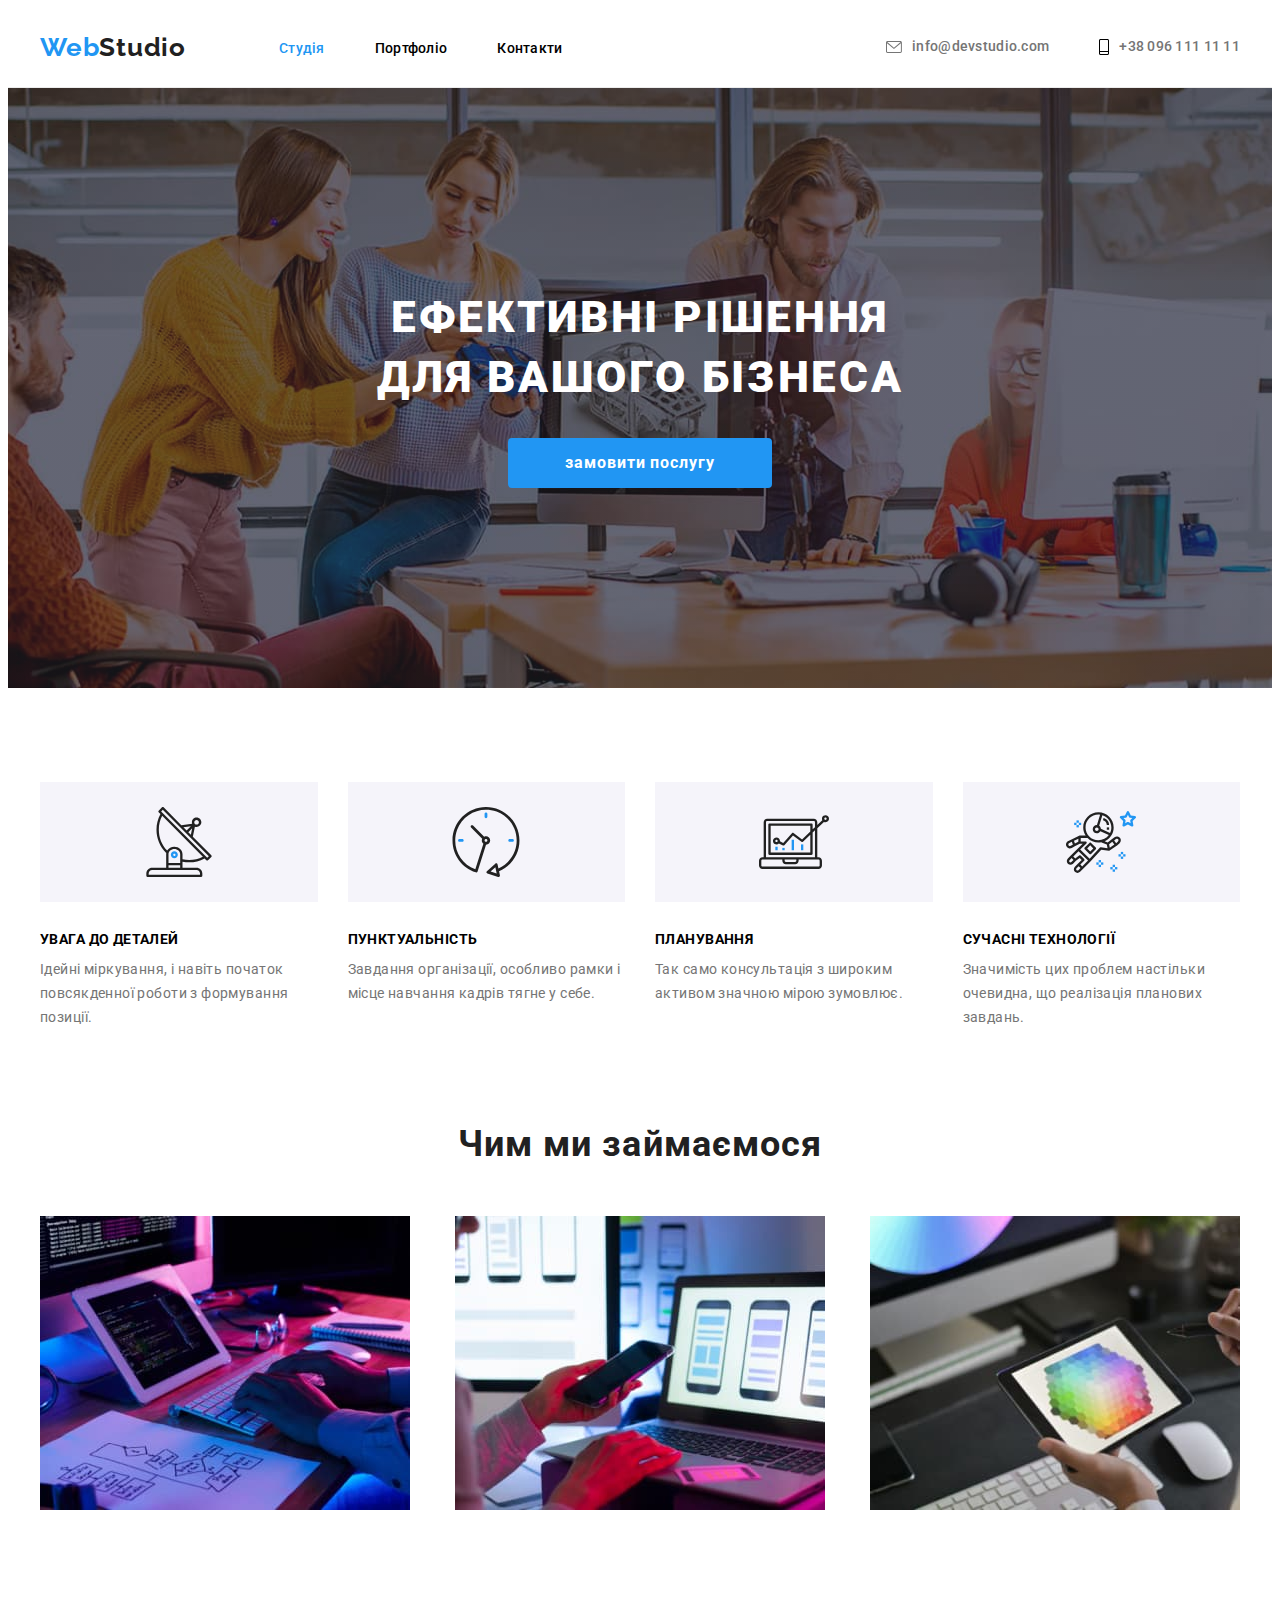
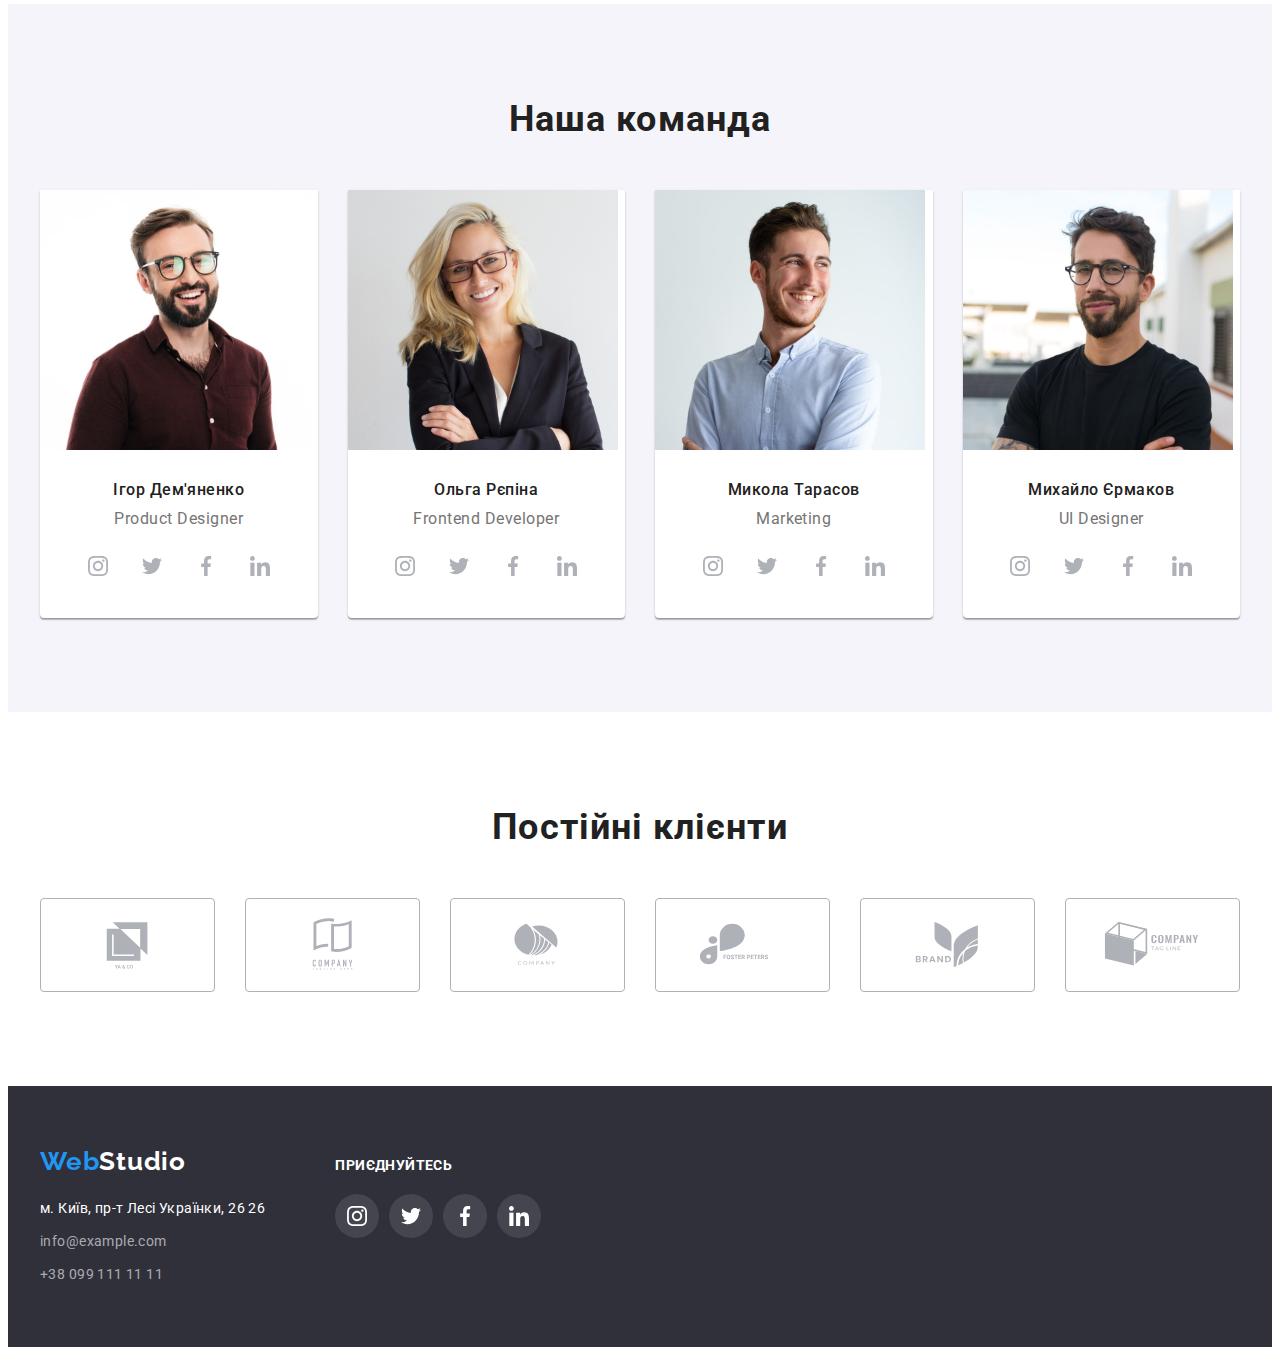
<file: index.html>
<!DOCTYPE html>
<html lang="ua">
  <head>
    <meta charset="UTF-8" />
    <meta http-equiv="X-UA-Compatible" content="IE=edge" />
    <meta name="viewport" content="width=device-width, initial-scale=1.0" />
    <title>Homework</title>
    <link
      href="https://fonts.googleapis.com/css2?family=Raleway:wght@700&family=Roboto:wght@400;500;700;900&display=swap"
      rel="stylesheet"/>
    <link rel="stylesheet" href="https://cdnjs.cloudflare.com/ajax/libs/modern-normalize/1.1.0/modern-normalize.min.css" integrity="sha512-wpPYUAdjBVSE4KJnH1VR1HeZfpl1ub8YT/NKx4PuQ5NmX2tKuGu6U/JRp5y+Y8XG2tV+wKQpNHVUX03MfMFn9Q==" crossorigin="anonymous" referrerpolicy="no-referrer" />
    
    <link rel="stylesheet" href="main.css" />
  </head>
  <body>
    <!-- Шапка сайта -->
    <header class="header">
      <div class="conteiner header-conteiner">
      <a class="logo link" href=""> Web<span class="accent-header">Studio</span></a>
      <nav class="nav-header">
      <ul class="nav-list list">
          <li class="nav-list-item current-link">
          <a class="nav-list-link link" href="./index.html">Студія</a>
          </li>
          <li class="nav-list-item">
          <a class="nav-list-link link" href="./portfolio.html">Портфоліо</a>
          </li>
          <li class="nav-list-item">
          <a class="nav-list-link link" href="#footer">Контакти</a>
          </li>
      </ul>
      </nav>
      <ul class="contact-list list">
          <li class="contact-info-item">
          <a class="contact-mail-header link" href="mailto:info@devstudio.com"> 
              <svg class="icon-mail icon-contact">
              <use href="./images/sprite.img.svg#icon-mail" width="16" height="12"></use>
           </svg> info@devstudio.com </a>
          </li>
          <li class="contact-info-item">
          <a class="contact-tel-header link" href="tel:+380961111111"> 
              <svg class="icon-tel icon-contact">
              <use href="./images/sprite.img.svg#icon-tel" width="10" height="16"></use>
           </svg>+38 096 111 11 11</a>
          </li>
      </ul>
      </div>
  </header>

    
      <!---------------------------------------------рішення для бізнесу ---------------------------------------------->
       <main>
          <!--Головне вікно-->
          <div class="overlay"> 
            <section class="hero">
            <div class="conteiner">
              <h1 class="hero-tittle">
                Ефективні рішення  <br />
                для вашого бізнеса
              </h1>
              <a href="" class="hero-button">замовити послугу</a>
            </div>
            </section>
          </div>
         
          
           

               <!--Особливості комранії-->
                  <section class="section">
                    <div class="conteiner">
                      <h2 class="visually-hidden">НАШІ ПЕРЕВАГИ</h2>
                      <ul class="list benefits-list">
                          <li class="benefits-item">
                              <a class="benefits-icon-link" href="">
                              <svg class="benefits-icon" width="70" height="70">
                                  <use href="./images/sprite.img.svg#icon-antenna"></use>
                              </svg>
                              </a>
                              <h3 class="benefits-heading">УВАГА ДО ДЕТАЛЕЙ</h3>
                              <p class="benefits-text">Ідейні міркування, і навіть початок повсякденної роботи з формування позиції.</p>
                          </li>
                          <li class="benefits-item">
                                   <a class="benefits-icon-link" href="">
                                  <svg class="benefits-icon" width="70" height="70">
                                      <use href="./images/sprite.img.svg#icon-clock"></use>
                                  </svg>
                                  </a>
                              <h3 class="benefits-heading">Пунктуальність</h3>
                              <p class="benefits-text">Завдання організації, особливо рамки і місце навчання кадрів тягне у себе.</p>
                          </li>
                          <li class="benefits-item">
                                  <a class="benefits-icon-link" href="">
                                  <svg class="benefits-icon" width="70" height="70">
                                      <use href="./images/sprite.img.svg#icon-diagram"></use>
                                  </svg>
                                  </a>
                              <h3 class="benefits-heading">Планування</h3>
                              <p class="benefits-text">Так само консультація з широким активом значною мірою зумовлює.</p>
                          </li>
                          <li class="benefits-item">
                                  <a class="benefits-icon-link" href="">
                                  <svg class="benefits-icon" width="70" height="70">
                                      <use href="./images/sprite.img.svg#icon-astronaut"></use>
                                  </svg>
                                  </a>
                              <h3 class="benefits-heading">Сучасні технології</h3>
                              <p class="benefits-text">Значимість цих проблем настільки очевидна, що реалізація планових завдань.</p>
                          </li>
                      </ul>
                      </div>
                      
                    </section>

      <!-- Чим ми займаємося -->

      <section class="work-section section">
        <div class="conteiner">
          <h2 class=" title "> Чим ми займаємося</h2>
          <ul class="work-img">
            <li>
              <img class="img" src="./images/work.jpg" alt="робочій стіл" width="370" />
            </li>
            <li>
              <img class="img" src="./images/notebook.jpg" alt="Ноутбук" width="370" />
            </li>
            <li>
              <img class="img" src="./images/tablet.jpg" alt="Планшет" width="370" />
            </li>
          </ul>
        </div>
      </section>

      <!-- Наша команда -->

      <section class="team section">
        <div class="conteiner">
          <h2 class=" title ">Наша команда</h2>
          <ul class="team-list list">
            <li class="list-item">
              <img class="img" src="./images/manager1.jpg" alt="чоловік з бородою на окулярах" width="270" height="260" />
            <div class="team-worker">
              <h3 class="name-worker">Ігор Дем'яненко</h3>
              <p lang="en" class="work-position">Product Designer</p>
                <ul class="social-list list">
                  <li class="social-list-item">
                      <a class="social-list-link" href=""> 
                      <svg class="social-list-icon" width="20" height="20">
                          <use href="./images/sprite.img.svg#icon-instagram"></use>
                      </svg>    
                      </a>
                  </li>
                  <li class="social-list-item">
                      <a class="social-list-link" href=""> 
                      <svg class="social-list-icon" width="20" height="20">
                          <use href="./images/sprite.img.svg#icon-twitter"></use>
                      </svg>    
                      </a>
                  </li>
                  <li class="social-list-item">
                      <a class="social-list-link" href=""> 
                      <svg class="social-list-icon" width="20" height="20">
                          <use href="./images/sprite.img.svg#icon-facebook"></use>
                      </svg>    
                      </a>
                  </li>
                  <li class="social-list-item">
                      <a class="social-list-link" href=""> 
                      <svg class="social-list-icon" width="20" height="20">
                          <use href="./images/sprite.img.svg#icon-linkedin"></use>
                      </svg>    
                      </a>
                  </li>
              </ul>  
            </div>  
            </li >

            <li class="list-item">
              <img class="img" src="./images/manager2.jpg" alt="блондинка на окулярах" width="270" height="260" />
             <div class="team-worker"><h3 class="name-worker"> Ольга Рєпіна</h3>
              <p lang="en" class="work-position">Frontend Developer</p>
              <ul class="social-list list">
                <li class="social-list-item">
                    <a class="social-list-link" href=""> 
                    <svg class="social-list-icon" width="20" height="20">
                        <use href="./images/sprite.img.svg#icon-instagram"></use>
                    </svg>    
                    </a>
                </li>
                <li class="social-list-item">
                    <a class="social-list-link" href=""> 
                    <svg class="social-list-icon" width="20" height="20">
                        <use href="./images/sprite.img.svg#icon-twitter"></use>
                    </svg>    
                    </a>
                </li>
                <li class="social-list-item">
                    <a class="social-list-link" href=""> 
                    <svg class="social-list-icon" width="20" height="20">
                        <use href="./images/sprite.img.svg#icon-facebook"></use>
                    </svg>    
                    </a>
                </li>
                <li class="social-list-item">
                    <a class="social-list-link" href=""> 
                    <svg class="social-list-icon" width="20" height="20">
                        <use href="./images/sprite.img.svg#icon-linkedin"></use>
                    </svg>    
                    </a>
                </li>
            </ul>  
            </div>
            </li>
           
            <li class="list-item">
              <img class="img" src="./images/manager3.jpg" alt="молодий у рубашці" width="270" height="260" />
             <div class="team-worker"><h3 class="name-worker">Микола Тарасов</h3>
              <p lang="en" class="work-position">Marketing</p>
              <ul class="social-list list">
                <li class="social-list-item">
                    <a class="social-list-link" href=""> 
                    <svg class="social-list-icon" width="20" height="20">
                        <use href="./images/sprite.img.svg#icon-instagram"></use>
                    </svg>    
                    </a>
                </li>
                <li class="social-list-item">
                    <a class="social-list-link" href=""> 
                    <svg class="social-list-icon" width="20" height="20">
                        <use href="./images/sprite.img.svg#icon-twitter"></use>
                    </svg>    
                    </a>
                </li>
                <li class="social-list-item">
                    <a class="social-list-link" href=""> 
                    <svg class="social-list-icon" width="20" height="20">
                        <use href="./images/sprite.img.svg#icon-facebook"></use>
                    </svg>    
                    </a>
                </li>
                <li class="social-list-item">
                    <a class="social-list-link" href=""> 
                    <svg class="social-list-icon" width="20" height="20">
                        <use href="./images/sprite.img.svg#icon-linkedin"></use>
                    </svg>    
                    </a>
                </li>
            </ul>  
            </div> 
            </li>
            
            <li class="list-item">
              <img class="img" src="./images/manager4.jpg" alt="чоловік у чорній футболці" width="270" height="260" />
             <div class="team-worker">
              <h3 class="name-worker">Михайло Єрмаков</h3>
              <p lang="en" class="work-position">UI Designer</p>
              <ul class="social-list list">
                <li class="social-list-item">
                    <a class="social-list-link" href=""> 
                    <svg class="social-list-icon" width="20" height="20">
                        <use href="./images/sprite.img.svg#icon-instagram"></use>
                    </svg>    
                    </a>
                </li>
                <li class="social-list-item">
                    <a class="social-list-link" href=""> 
                    <svg class="social-list-icon" width="20" height="20">
                        <use href="./images/sprite.img.svg#icon-twitter"></use>
                    </svg>    
                    </a>
                </li>
                <li class="social-list-item">
                    <a class="social-list-link" href=""> 
                    <svg class="social-list-icon" width="20" height="20">
                        <use href="./images/sprite.img.svg#icon-facebook"></use>
                    </svg>    
                    </a>
                </li>
                <li class="social-list-item">
                    <a class="social-list-link" href=""> 
                    <svg class="social-list-icon" width="20" height="20">
                        <use href="./images/sprite.img.svg#icon-linkedin"></use>
                    </svg>    
                    </a>
                </li>
            </ul>  
             </div> 
            </li>
          </ul>
        </div>
      </section>
      <section class="section">
        <div class="conteiner">
          <h2 class="title"> Постійні клієнти</h2>
          <div class="partners-logo">
            <ul class="partners-list">
              <li class="partners-list-item">
               <a href="" class="partners-list-link">
                   <svg class="partners-list-icon"> <use href="./images/sprite.img.svg#icon-logo" width="106" height="60"></use>
                     </svg>
                </a>
              </li>
              <li class="partners-list-item">
                <a  href="" class="partners-list-link"> 
                  <svg class="partners-list-icon">  <use href="./images/sprite.img.svg#icon-logo-1" width="106" height="60"></use>

                  </svg>
                    
                </a>
              </li>
              <li class="partners-list-item">
                 <a href=""  class="partners-list-link">
                  <svg class="partners-list-icon"> <use href="./images/sprite.img.svg#icon-logo-2" width="106" height="60"></use>
                     </svg>
                 </a>
              </li>
              <li class="partners-list-item">
                <a href=""  class="partners-list-link"> 
                  <svg class="partners-list-icon">  <use href="./images/sprite.img.svg#icon-logo-3" width="106" height="60"></use>

                  </svg>
                </a>

              </li>
              <li class="partners-list-item">
                <a href="" class="partners-list-link">
                  <svg class="partners-list-icon">  <use href="./images/sprite.img.svg#icon-logo-4" width="106" height="60"></use>

                  </svg>
                </a>

              </li>
              <li class="partners-list-item">
                <a  href=""class="partners-list-link">
                  <svg class="partners-list-icon"> <use href="./images/sprite.img.svg#icon-logo-5" width="106" height="60"></use> </svg>
                    
                </a>

              </li>

            </ul>


          </div>

        </div>

      </section>
    </main>

    <!-- Футер -->
    <footer id="footer" class="footer">
      <div class="conteiner footer-conteiner">
      <div class="main-info-footer">
      <a class="logo-footer link" href=""> Web<span class="accent-footer">Studio</span></a>
      <address class="address">
      <ul class="list">
          <li class="address-item">
             <a class="contact-address-footer link" href="https://goo.gl/maps/YGhkDUUz3P9HgMRr5" target="_blank" rel="noopener noreferrer"> м. Київ, пр-т Лесі Українки, 26 26</a>
          </li>
          <li class="address-item">
              <a class="contact-mail-footer link" href="mailto:info@example.com">info@example.com</a>
          </li>
          <li class="address-item">
              <a class="contact-tel-footer link" href="tel:+380991111111">+38 099 111 11 11</a>
          </li>
      </ul>
      </address>
      </div>
      <div class="join-social">
        <h2 class="join-heading">приєднуйтесь</h2>
          <ul class="join-social-list list">
              <li class="join-social-list-item">
                  <a class="join-social-list-link" href=""> 
                  <svg class="join-social-list-icon" width="20" height="20">
                      <use href="./images/sprite.img.svg#icon-instagram"></use>
                  </svg>    
                  </a>
              </li>
              <li class="join-social-list-item">
                  <a class="join-social-list-link" href=""> 
                  <svg class="join-social-list-icon" width="20" height="20">
                      <use href="./images/sprite.img.svg#icon-twitter"></use>
                  </svg>    
                  </a>
              </li>
              <li class="join-social-list-item">
                  <a class="join-social-list-link" href=""> 
                  <svg class="join-social-list-icon" width="20" height="20">
                      <use href="./images/sprite.img.svg#icon-facebook"></use>
                  </svg>    
                  </a>
              </li>
              <li class="join-social-list-item">
                  <a class="join-social-list-link" href=""> 
                  <svg class="join-social-list-icon" width="20" height="20" >
                      <use href="./images/sprite.img.svg#icon-linkedin"></use>
                  </svg>    
                  </a>
              </li>
          </ul>  
      </div>
      </div>
  </footer>
  </body>
</html>
</file>
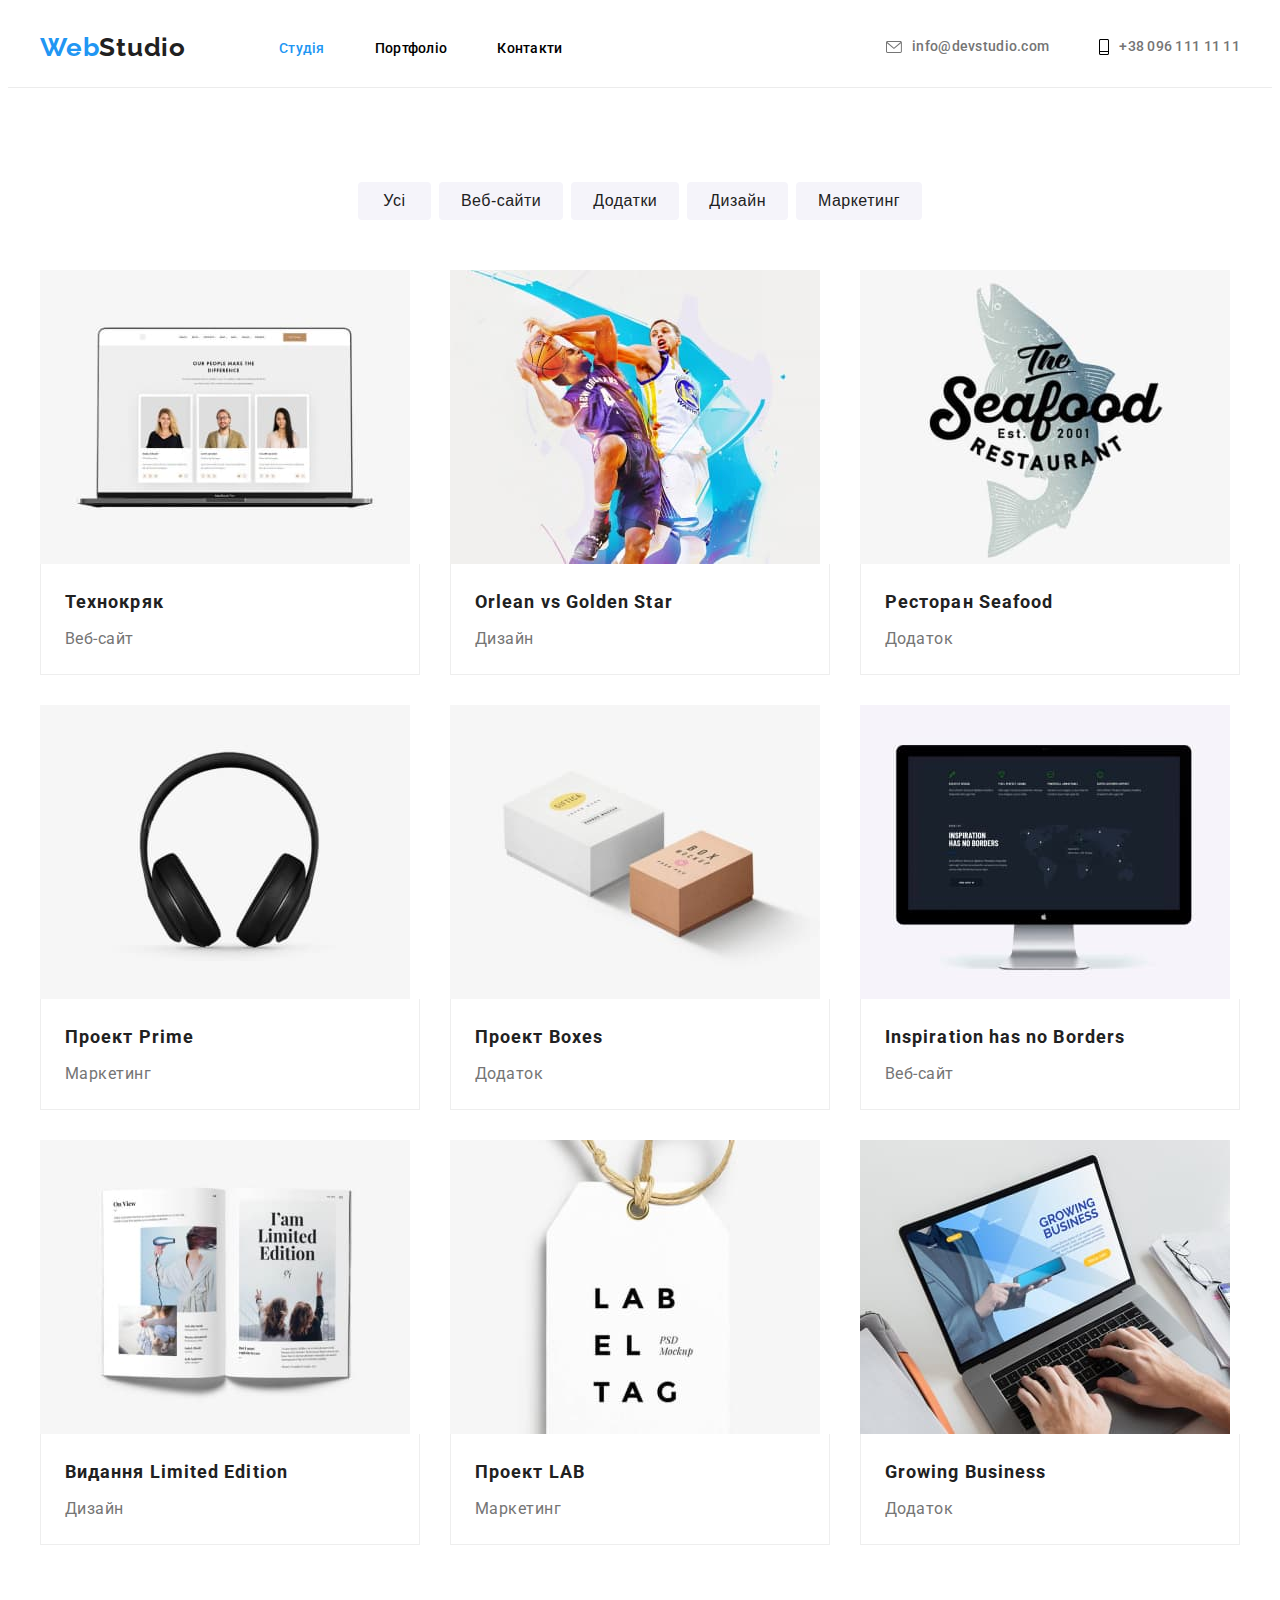
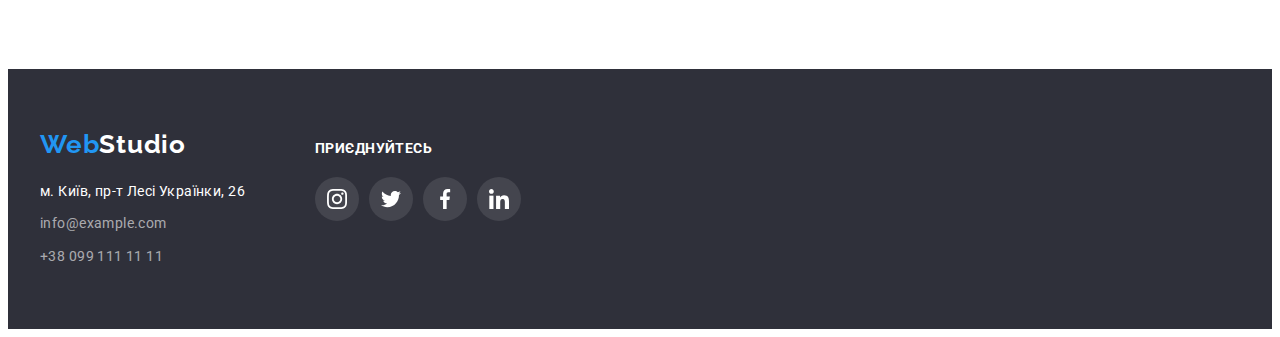
<file: portfolio.html>
<!DOCTYPE html>
<html lang="ua">
<head>
    <meta charset="UTF-8">
    <meta name="viewport" content="width=device-width, initial-scale=1.0">
    <link href="https://fonts.googleapis.com/css2?family=Raleway:wght@700&family=Roboto:wght@400;500;700;900&display=swap" rel="stylesheet">
    

    <title>Портфоліо</title>
    <link rel="stylesheet" href="https://cdnjs.cloudflare.com/ajax/libs/modern-normalize/1.1.0/modern-normalize.min.css" integrity="sha512-wpPYUAdjBVSE4KJnH1VR1HeZfpl1ub8YT/NKx4PuQ5NmX2tKuGu6U/JRp5y+Y8XG2tV+wKQpNHVUX03MfMFn9Q==" crossorigin="anonymous" referrerpolicy="no-referrer" />
    <link rel="stylesheet" href="./main.css">
</head>
<body class="page">
    <!-- Шапка сайта -->
    <header class="header">
        <div class="conteiner header-conteiner">
        <a class="logo link" href=""> Web<span class="accent-header">Studio</span></a>
        <nav class="nav-header">
        <ul class="nav-list list">
            <li class="nav-list-item current-link">
            <a class="nav-list-link link" href="./index.html">Студія</a>
            </li>
            <li class="nav-list-item">
            <a class="nav-list-link link" href="./portfolio.html">Портфоліо</a>
            </li>
            <li class="nav-list-item">
            <a class="nav-list-link link" href="#footer">Контакти</a>
            </li>
        </ul>
        </nav>
        <ul class="contact-list list">
            <li class="contact-info-item">
            <a class="contact-mail-header link" href="mailto:info@devstudio.com"> 
                <svg class="icon-mail icon-contact">
                <use href="./images/sprite.img.svg#icon-mail" width="16" height="12"></use>
             </svg> info@devstudio.com </a>
            </li>
            <li class="contact-info-item">
            <a class="contact-tel-header link" href="tel:+380961111111"> 
                <svg class="icon-tel icon-contact">
                <use href="./images/sprite.img.svg#icon-tel" width="10" height="16"></use>
             </svg>+38 096 111 11 11</a>
            </li>
        </ul>
        </div>
    </header>
    <main>
        <section class="section">
           
            <h1 class="visually-hidden" >Портфоліо</h1>
    
            <div class="conteiner">
                 <ul class="portfolio-button">
                   <li class="item"><button type="button" class="link">Усі</button></li>
                   <li class="item"><button type="button" class="link">Веб-сайти</button></li>
                   <li class="item"><button type="button" class="link">Додатки</button></li>
                   <li class="item"><button type="button" class="link">Дизайн</button></li>
                   <li class="item"><button type="button" class="link">Маркетинг</button></li>
                </ul>
                
                    <ul class="portfolio-list">
                        <li class="list-item">
                            <img class="img" src="./images/office.jpg" alt="три співробітника" width="370">
                            <div class="img-description">
                                <h2 class="img-tittle">Технокряк</h2>
                                <p class="project">Веб-сайт</p>
                            </div>
                        </li>

                        <li class="list-item">
                            <img class="img" src="./images/basketball.jpg" alt="Два баскетболіста" width="370">
                            <div class="img-description">
                                <h2 class="img-tittle"> <span lang="en">Orlean vs Golden Star</span> </h2>
                                <p class="project">Дизайн</p>
                            </div>
                         </li>

                        <li class="list-item">
                            <img class="img" src="./images/restaurant.jpg" alt="Логотип ресторана" width="370">
                            <div class="img-description">
                                <h2 class="img-tittle">Ресторан <span lang="en">Seafood</span></h2>
                                <p class="project">Додаток</p>
                            </div>
                        </li>
                   
                     <li class="list-item">
                        <img class="img" src="./images/headphones.jpg" alt="Навушники" width="370">
                        <div class="img-description">
                            <h2 class="img-tittle">Проект <span lang="en">Prime</span></h2>
                            <p class="project">Маркетинг</p>
                        </div>
                    </li>

                    <li class="list-item">
                        <img class="img" src="./images/box.jpg" alt="Два бокси" width="370">
                        <div class="img-description">
                               <h2 class="img-tittle">Проект <span lang="en">Boxes</span></h2>
                               <p class="project">Додаток</p>
                        </div> 
                    </li>

                    <li class="list-item">
                        <img class="img" src="./images/monitor.jpg" alt="монітор" width="370">
                        <div class="img-description">
                            <h2 lang="en" class="img-tittle">Inspiration has no Borders</h2>
                            <p class="project">Веб-сайт</p>
                        </div>
                    
                    </li>
                    
                    <li class="list-item">
                        <img class="img" src="./images/book.jpg" alt="відкрита книга" width="370">
                        <div class="img-description">
                            <h2 class="img-tittle">Видання <span lang="en">Limited Edition</span></h2>
                            <p class="project">Дизайн</p>
                        </div>
                    
                    </li>
                    
                    
                    <li class="list-item">
                        <img class="img" src="./images/label.jpg" alt="ярлик" width="370">
                        <div class="img-description">
                            <h2 class="img-tittle">Проект <span lang="en">LAB</span></h2>
                            <p class="project">Маркетинг</p>
                        </div>
                    
                    </li>
                    <li class="list-item">
                        <img class="img" src="./images/business.jpg" alt="Ноуутбук в роботі" width="370">
                        <div class="img-description">
                            <h2 lang="en" class="img-tittle">Growing Business</h2>
                            <p class="project">Додаток</p>
                        </div>
                    
                    </li>
                    
                </ul>
            </div>

           
        </section>
    </main>
    <!---------------------------------------------------- адресса -------------------------------------------------- -->

    <footer id="footer" class="footer">
        <div class="conteiner footer-conteiner">
        <div class="main-info-footer">
        <a class="logo-footer link" href=""> Web<span class="accent-footer">Studio</span></a>
        <address class="address">
        <ul class="list">
            <li class="address-item">
               <a class="contact-address-footer link" href="https://goo.gl/maps/YGhkDUUz3P9HgMRr5" target="_blank" rel="noopener noreferrer">м. Київ, пр-т Лесі Українки, 26</a>
            </li>
            <li class="address-item">
                <a class="contact-mail-footer link" href="mailto:info@example.com">info@example.com</a>
            </li>
            <li class="address-item">
                <a class="contact-tel-footer link" href="tel:+380991111111">+38 099 111 11 11</a>
            </li>
        </ul>
        </address>
        </div>
        <div class="join-social">
            <h2 class="join-heading">приєднуйтесь</h2>
            <ul class="join-social-list list">
                <li class="join-social-list-item">
                    <a class="join-social-list-link" href=""> 
                    <svg class="join-social-list-icon" width="20" height="20">
                        <use href="./images/sprite.img.svg#icon-instagram"></use>
                    </svg>    
                    </a>
                </li>
                <li class="join-social-list-item">
                    <a class="join-social-list-link" href=""> 
                    <svg class="join-social-list-icon" width="20" height="20">
                        <use href="./images/sprite.img.svg#icon-twitter"></use>
                    </svg>    
                    </a>
                </li>
                <li class="join-social-list-item">
                    <a class="join-social-list-link" href=""> 
                    <svg class="join-social-list-icon" width="20" height="20">
                        <use href="../images/sprite.img.svg#icon-facebook"></use>
                    </svg>    
                    </a>
                </li>
                <li class="join-social-list-item">
                    <a class="join-social-list-link" href=""> 
                    <svg class="join-social-list-icon" width="20" height="20" >
                        <use href="./images/sprite.img.svg#icon-linkedin"></use>
                    </svg>    
                    </a>
                </li>
            </ul>  
        </div>
        </div>
    
</body>
</html>
</file>
<file: main.css>
/*CSS змінні*/

:root {
    --main-background-color: #ffffff;
    --second-background-color: #f5f4fa;
    --background-footer-hero: #2f303a;
    --text-nav-tittle: #212121;
    --text-links: #757575;
    --accent: #2196f3;
  }
  
  body {
    background-color: var(--main-background-color);
    font-family: Roboto, sans-serif;
  }
  
  .conteiner {
    margin-right: auto;
    margin-left: auto;
    width: 1200px;
    padding-right: 15px;
    padding-left: 15px;
  }
  
  ul,
  h2,
  h3,
  p {
    margin-top: 0;
    margin-bottom: 0;
  }
  
  ul {
    list-style-type: none;
    padding-left: 0;
  }
  
  .link {
    text-decoration: none;

 
    
  }
  
  
  .visually-hidden {
    position: absolute;
    white-space: nowrap;
    width: 1px;
    height: 1px;
    overflow: hidden;
    border: 0;
    padding: 0;
    clip: rect(0 0 0 0);
    clip-path: inset(50%);
    margin: -1px;
}
  
  .section-features,
  .work-section,
  .team,
  .portfolio {
    padding-top: 94px;
    padding-bottom: 94px;
  }
  
  .work-tittle,
  .team-tittle {
    margin-bottom: 50px;
  }
  
  
  .img {
    display: block;
  }
  
  /*Header*/
  
  .header {
    padding-top: 24px;
    padding-bottom: 24px;
    border-bottom: 1px solid #ECECEC;
    background-color: #FFFFFF;
}

.current-link {
    color: var(--accent);
}

.logo {
    font-family: 'Raleway', sans-serif;;
    font-weight: 700;
    font-size: 26px;
    line-height: 1.19;
    letter-spacing: 0.03em;
    color: var(--accent);
    padding-left: 0;
    margin-right: 93px;
}

.accent-header {
    color: var(--text-nav-tittle);
}

.nav-list-link {
    font-weight: 500;
    font-size: 14px;
    line-height: 1.14;
    letter-spacing: 0.02em;
    color: inherit;
}

.nav-list-link:hover,
.nav-list-link:focus {
    color: var(--accent);
} 


.header-conteiner {
    display: flex;
    align-items: center;
}

.nav-list {
    display: flex;
    align-items: center;
}

.contact-info-item {
    display: flex;
    justify-content: center;
    align-items: center;
}

.contact-mail-header {
    display: inline-flex;
    align-items: center;
    font-weight: 500;
    font-size: 14px;
    line-height: 1.14;
    letter-spacing: 0.02em;
    color: var(--text-links);
}

.contact-tel-header {
    display: inline-flex;
    align-items: center;
    font-weight: 500;
    font-size: 14px;
    line-height: 1.14;
    letter-spacing: 0.02em;
    color: var(--text-links);
}

.contact-list {
    display: flex;
    align-items: center;
    margin-left: auto;
}

.nav-list-item:not(:last-child) {
    margin-right: 50px;
}

.contact-info-item:not(:last-child){
    margin-right: 50px;
}

.icon-mail {
    width: 16px;
    height: 12px;
    margin-right: 10px;
    fill: var(--text-links);
}

.icon-tel {
    width: 10px;
    height: 16px;
    margin-right: 10px;
    fill: var(--second-text-color);
}

.contact-mail-header:hover,
.contact-mail-header:focus {
    color: var(--accent);
} 

.contact-tel-header:hover,
.contact-tel-header:focus {
    color: var(--accent);
} 


.contact-mail-header:hover .icon-contact,
.contact-mail-header:focus .icon-contact {
    fill: var(--accent);
} 

.contact-tel-header:hover .icon-contact,
.contact-tel-header:focus .icon-contact {
    fill: var(--accent);
} 


  
    /*-----benefits----*/


  .benefits-list {
    display: flex;
    align-content: center;
}

.benefits-item:not(:last-child){
  margin-right: 30px;
    
}
.benefits-item {
  flex-basis: calc((100% - 90px)/4);  
}

.benefits-icon-link {
    display: flex;
    align-items: center;
    justify-content: center;
   
    height: 120px;
    background-color: var(--second-background-color);

    margin-bottom: 30px;
}

.benefits-heading {
    font-weight: 700;
    font-size: 14px;
    line-height: 1.14;
    letter-spacing: 0.03em;
    text-transform: uppercase;
    margin-bottom: 10px;
   
}

.benefits-text {
    font-size: 14px;
    line-height: 1.71;
    letter-spacing: 0.03em;
    color: var(--text-links);
    
}

  /*Header adress*/
  
  .header-adress {
    display: flex;
    margin-left: auto;
  }
  
  .header-adress .item:not(:last-child) {
    margin-right: 50px;
  }
  
  .header-adress .link {
    color: var(--text-links);
  
    font-weight: 500;
    font-size: 14px;
    line-height: 1.14;
    letter-spacing: 0.02em;
    text-decoration: none;
  }
  
  .header-adress .link:hover,
  .header-adress .link:focus {
    color: var(--accent);
  }
  
  /*Main*/
  
  /*Hero*/
  
  .hero {
    background-image: linear-gradient(rgba(47, 48, 58, 0.4), rgba(47, 48, 58, 0.4)), url("./images/hero-photo.jpg");
    background-size: cover;
    background-position: center;
    background-repeat: no-repeat;
    background-color: #C4C4C4;
    padding: 200px 0px;
    max-width: 1600px;
    margin-right: auto;
    margin-left: auto;
    text-align: center;
  }
  
  .hero-tittle {
    margin-top: 0px;
    margin-bottom: 30px;
    color: var(--main-background-color);
  
    font-weight: 900;
    font-size: 44px;
    line-height: 1.36;
    letter-spacing: 0.06em;
    text-transform: uppercase;
  }
  
  .hero-button {
    display: inline-block;
    min-width: 200px;
    padding: 10px 32px;
    border-radius: 4px;
  
    background-color:  #2196f3;;
    color: var(--main-background-color);
  
    font-weight: 700;
    font-size: 16px;
    line-height: 1.88;
    letter-spacing: 0.06em;
    align-items: center;
    text-decoration: none;
  }
  
  .hero-button:hover,
  .hero-button:focus {
    background-color:  #188CE8;;
    color: var(--main-background-color);
  }
  
  /*Features*/
  
  .features {
    display: flex;
  }
  
  .features > .item {
    margin-right: 30px;
    flex-basis: calc((100% - 90px) / 4);

  }
  
  .feature-tittle {
    margin-bottom: 10px;
    color: var(--text-nav-tittle);
  
    font-weight: 700;
    font-size: 14px;
    line-height: 1.14;
    letter-spacing: 0.03em;
    text-transform: uppercase;
  }
  
  .feature-text {
    color: var(--text-links);
  
    font-weight: 400;
    font-size: 14px;
    line-height: 1.71;
    letter-spacing: 0.03em;
  }
  
  /*Work section + Team*/
  
  

  .section.work-section {
    padding-top:  0px;
    padding-bottom: 94px;
  }

  .work-img {
    display: flex;
    justify-content: space-between;
  }
  
  
  .title {
    color: var(--text-nav-tittle);
  
    font-weight: 700;
    font-size: 36px;
    line-height: 1.17;
    text-align: center;
    letter-spacing: 0.03em;
    
    margin-bottom: 50px;
  }
  
  /*Team*/
  
  .team {
    background-color: var(--second-background-color);
  }
  
  .team-list .list-item {
    background-color: var(--main-background-color);
    box-shadow: 0px 1px 3px rgba(0, 0, 0, 0.12), 0px 1px 1px rgba(0, 0, 0, 0.14),
      0px 2px 1px rgba(0, 0, 0, 0.2);
    border-radius: 0px 0px 4px 4px;
  }
  
  .team-list {
    display: flex;
    justify-content: space-between;
    
    text-align: center;
  }
  
  .team-list > .list-item {
    padding-bottom: 0px;
    flex-basis: calc((100% - 90px) / 4);
    

  }

  .team-worker {
    padding-top: 30px;
    padding-bottom: 30px;
  }
  
  .name-worker {
   
    margin-bottom: 10px;
  
    color: var(--text-nav-tittle);
  
    font-weight: 500;
    font-size: 16px;
    line-height: 1.19;
    letter-spacing: 0.03em;
  }
  .list-item
  .work-position {
    color: var(--text-links);
  
    font-weight: 400;
    font-size: 16px;
    line-height: 1.19;
    letter-spacing: 0.03em;
  }

  /*----social---*/
  .social-list-link {
    display: flex;
    align-items: center;
    justify-content: center;
    width: 44px;
    height: 44px;
    border-radius: 50%;
}

.social-list {
    display: flex;
    justify-content: center;
    margin-top: 16px;
}

.social-list-icon {
    fill: #AFB1B8;
}

.social-list-link:hover,
.social-list-link:focus {
    background-color: var(--accent);
}

.social-list-link:hover .social-list-icon,
.social-list-link:focus .social-list-icon {
    fill: #FFFFFF;
}

.social-list-item:not(:last-child) {
    margin-right: 10px;
}




  /*-------partner--------------*/
  .section {
    padding-top:  94px;
    padding-bottom: 94px;
  }
  .partners-list {
    display: flex;
    justify-content: center;
}

.partners-list-link {
    display: flex;
    justify-content: center;
    align-items: center;
    border: 1px solid #AFB1B8;
    border-radius: 4px;
    height: 92px;
    padding: 0px;
}

.partners-list-item {
  flex-basis: calc((100% - 150px)/6); 
    margin-right: 30px;
}
.partners-list-item:last-child {
  margin-right:0;
} 
.partners-list-icon {
    width: 106px;
    height: 60px;
    background-size: contain;
    fill: #AFB1B8;
}

.partners-list-link:hover .partners-list-icon,
.partners-list-link:focus .partners-list-icon {
    fill: var(--accent);
}

.partners-list-link:hover,
.partners-list-link:focus {
    border-color: var(--accent);
}

.partners-heading {
    font-weight: bold;
    font-size: 36px;
    line-height: 1.17;
    text-align: center;
    letter-spacing: 0.03em;
    margin-bottom: 50px;
}
  
  
  /*Footer*/
  
  /*Logo*/
  
  .footer {
    background-color: var(--background-footer-hero);
  }
  
  .footer > .conteiner {
    
    padding-top: 60px;
    padding-bottom: 60px;
  }
  /*Footer Logo*/
  
  .footer .logo {
    display: inline-block;
    margin-bottom: 20px;
  }
  
  .studio-footer {
    color: var(--main-background-color);
  }
  .link
  /*Footer Adress*/
  
  .footer {
    padding-top: 60px;
    padding-bottom: 60px;
    background: #2F303A;
    border-bottom: 1px;
}

.logo-footer {
    font-family:'Raleway', sans-serif;
    font-weight: 700;
    font-size: 26px;
    line-height: 1.19;
    letter-spacing: 0.03em;
    color: var(--accent);
}

.accent-footer {
    color: #FFFFFF;
}

.contact-address-footer {
    font-style: normal;
    font-size: 14px;
    line-height: 1.71;
    letter-spacing: 0.03em;
    color: #FFFFFF;
}

.contact-mail-footer {
    font-style: normal;
    font-size: 14px;
    line-height: 1.71;
    letter-spacing: 0.03em;
    color: rgba(255, 255, 255, 0.6);
}
    .contact-mail-footer:hover,
    .contact-mail-footer:focus  {
      color: var(--accent);
    }
   .contact-tel-footer:hover,
   .contact-tel-footer:focus {
    color: var(--accent);
   }
  

.contact-tel-footer {
    font-style: normal;
    font-size: 14px;
    line-height: 1.71;
    letter-spacing: 0.03em;
    color: rgba(255, 255, 255, 0.6);
}

.address {
    margin-top: 20px;
}

.address-item:not(:last-child) {
    margin-bottom: 9px;
}

.footer-conteiner {
    display: flex;
    align-items: baseline;
}
  .join-social {
    margin-left: 70px;
    
    
}

.join-heading {
    font-weight: bold;
    font-size: 14px;
    line-height: 1.14;
    letter-spacing: 0.03em;
    text-transform: uppercase;
    color: #FFFFFF;
    margin-bottom: 20px;
}

.join-social-list-link {
    display: flex;
    align-items: center;
    justify-content: center;
    width: 44px;
    height: 44px;
    border-radius: 50%;
    background: rgba(255, 255, 255, 0.1);
}

.join-social-list {
    display: flex;
    justify-content: center;
}

.join-social-list-icon {
    fill: #FFFFFF
}

.join-social-list-link:hover,
.join-social-list-link:focus {
    background-color: var(--accent);
}

.join-social-list-item:not(:last-child) {
    margin-right: 10px;
}
  
  /*Portfolio*/
  
  .portfolio-header {
    border-bottom: 1px solid #eeeeee;
  }
  
  /*Main*/
  
  /*Buttons*/
  
  .portfolio-button .link {
    display: inline-block;
    min-width: 73px;
    padding: 6px 22px;
    border-radius: 4px;
    border: 0;
  
    background-color: var(--second-background-color);
    color: var(--text-nav-tittle);
  
    font-weight: 500;
    font-size: 16px;
    line-height: 1.62;
    text-align: center;
    letter-spacing: 0.03em;
  
    cursor: pointer;
  }
  
  .portfolio-button .link:hover,
  .portfolio-button .link:focus {
    background-color: var(--accent);
    color: var(--main-background-color);
    box-shadow: 0px 3px 1px rgba(0, 0, 0, 0.1), 0px 1px 2px rgba(0, 0, 0, 0.08), 0px 2px 2px rgba(0, 0, 0, 0.12);
  } 
  
  
  /*Portfolio Images*/
  
  .portfolio-button {
    display: flex;
    justify-content: center;
    margin-bottom: 50px;
  }
  
  .portfolio-button > .item:not(:last-child) {
    margin-right: 8px;
  }
  
  .portfolio-list {
    display: flex;
    flex-wrap: wrap;
    
    
  }.list-item {
    display: block;
    max-height: 100%;
  }

    .list-item:hover,
    .list-item:focus {
    box-shadow: 0px 1px 1px rgba(0, 0, 0, 0.12), 0px 4px 4px rgba(0, 0, 0, 0.06), 1px 4px 6px rgba(0, 0, 0, 0.16);
}
  
  
  
  .img-description {
    padding: 20px 24px;
    border: 1px solid #EEEEEE;
    border-top: none;
    
    
    	
    
  }
  
  
  .portfolio-list > .list-item:not(:nth-child(3n)) {
    margin-right: 30px;
    
    
    
  }
  
  .portfolio-list > .list-item {
  margin-bottom: 30px; 
  flex-basis: calc((100% - 60px)/3); }
    
  
  
  .img-description
  .img-tittle {
    margin-bottom: 4px;
  
    color: var(--text-nav-tittle);
    font-weight: 700;
    font-size: 18px;
    line-height: 2;
    letter-spacing: 0.06em;
  }
  
  .project {
    color: var(--text-links);
  
    font-weight: 400;
    font-size: 16px;
    line-height: 1.87;
    letter-spacing: 0.03em;
  }
  /*"overlay"*/
</file>
